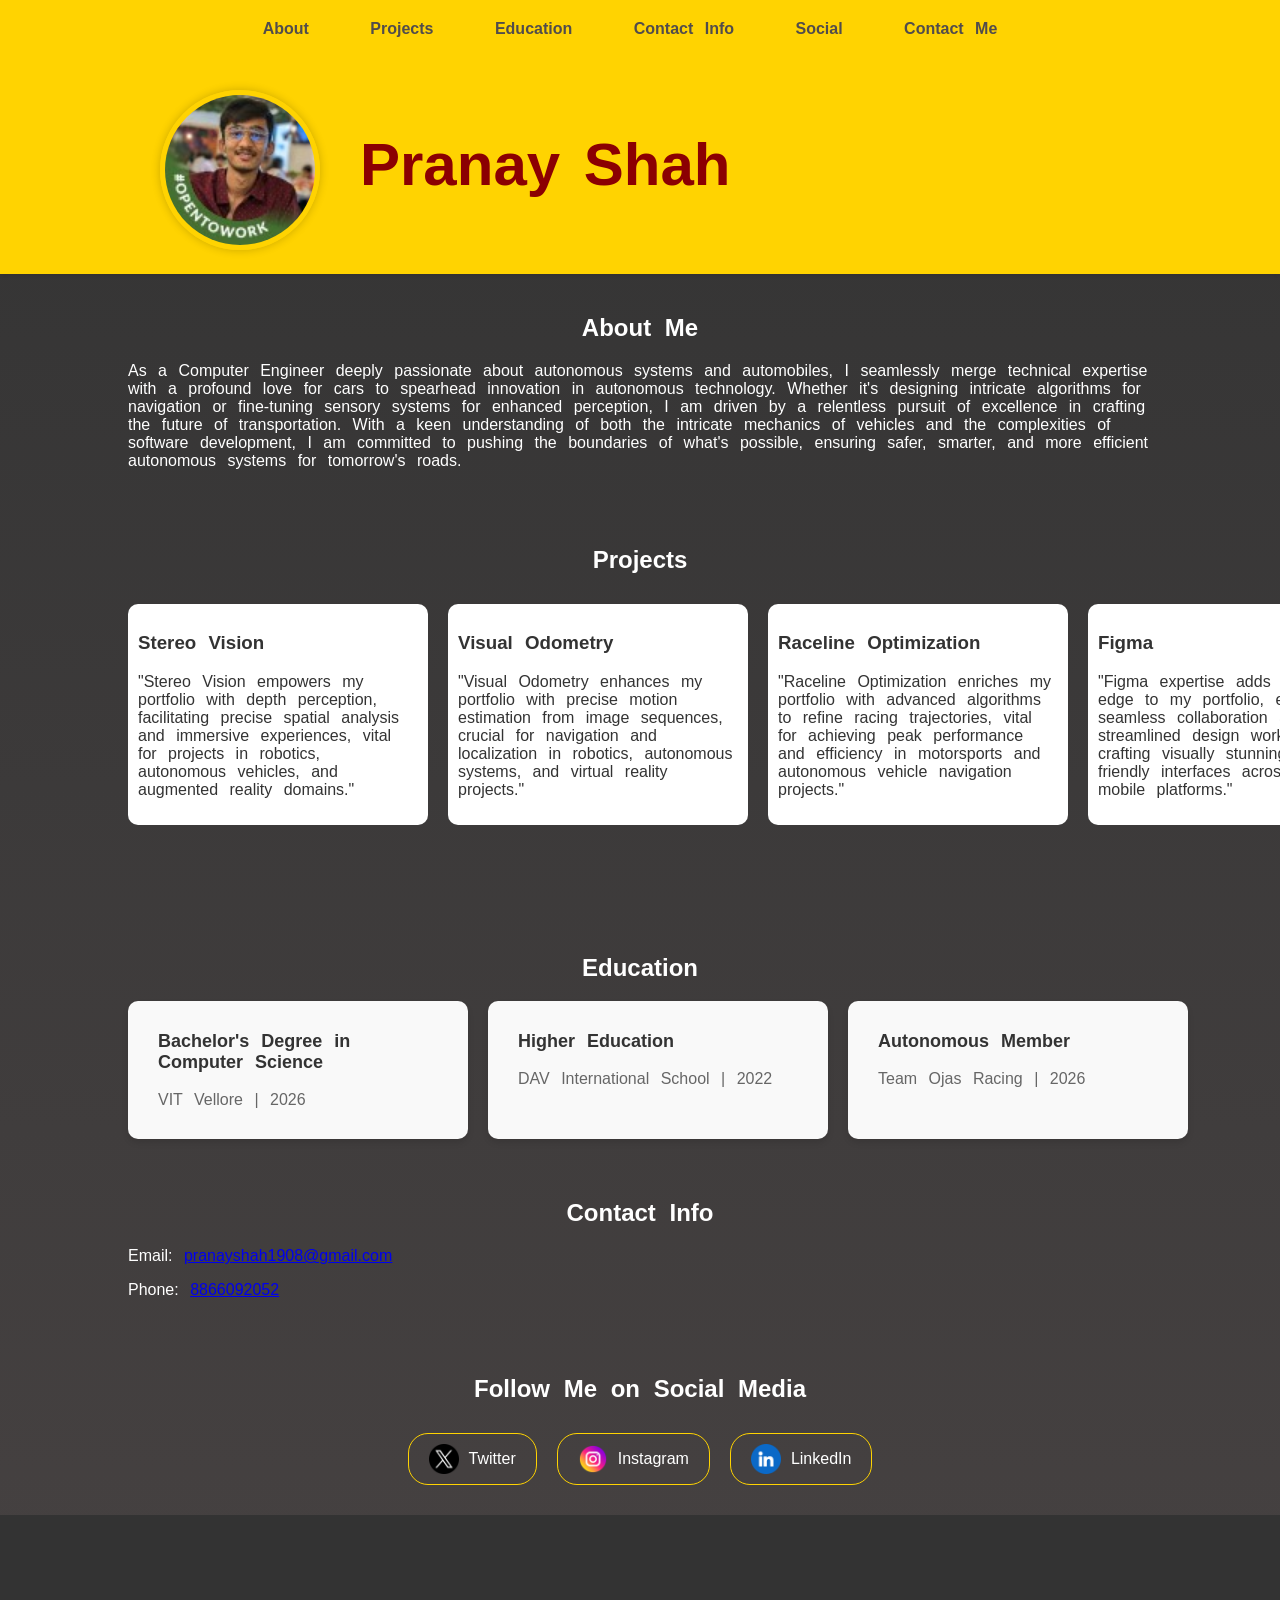
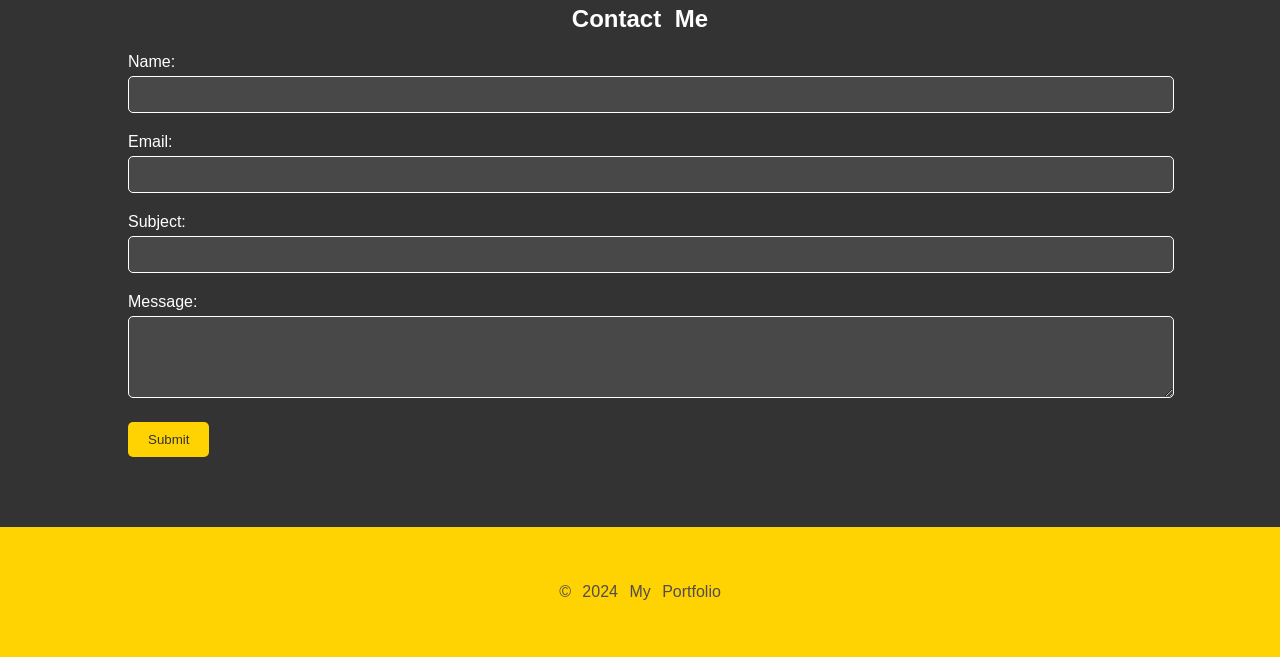
<file: index.html>
<!DOCTYPE html>
<html>
<head>
    <title>My Portfolio</title>
    <link rel="stylesheet" href="profile.css">
</head>
<body>
  <header>
    <div class="container">
        <div class="profile">
            <img src="profile.jpeg" alt="Profile Photo">
        </div>
        <div class="header-content">
            <h1>Pranay Shah</h1>
            <nav>
                <ul>
                    <li><a href="#about">About</a></li>
                    <li><a href="#projects">Projects</a></li>
                    <li><a href="#education">Education</a></li>
                    <li><a href="#contactinfo">Contact Info</a></li>
                    <li><a href="#social-media">Social</a></li>
                    <li><a href="#contact">Contact Me</a></li>
                </ul>
            </nav>
        </div>
    </div>
</header>
    <section id="about" class="section">
        <div class="container">
            <h2>About Me</h2>
            <p>As a Computer Engineer deeply passionate about autonomous systems and automobiles, I seamlessly merge technical expertise with a profound love for cars to spearhead innovation in autonomous technology. Whether it's designing intricate algorithms for navigation or fine-tuning sensory systems for enhanced perception, I am driven by a relentless pursuit of excellence in crafting the future of transportation. With a keen understanding of both the intricate mechanics of vehicles and the complexities of software development, I am committed to pushing the boundaries of what's possible, ensuring safer, smarter, and more efficient autonomous systems for tomorrow's roads.</p>
        </div>
    </section>
  
  

    <section id="projects" class="section">
      <div class="container">
          <h2>Projects</h2>
          <div class="project-container">
              <div class="project-card">
                  <div class="project-info">
                      <h3>Stereo Vision</h3>
                      <p>"Stereo Vision empowers my portfolio with depth perception, facilitating precise spatial analysis and immersive experiences, vital for projects in robotics, autonomous vehicles, and augmented reality domains."</p>
                  </div>
              </div>
              <div class="project-card">
                <div class="project-info">
                    <h3>Visual Odometry</h3>
                    <p>"Visual Odometry enhances my portfolio with precise motion estimation from image sequences, crucial for navigation and localization in robotics, autonomous systems, and virtual reality projects."</p>
                </div>
              </div>
              <div class="project-card">
                <div class="project-info">
                    <h3>Raceline Optimization</h3>
                    <p>"Raceline Optimization enriches my portfolio with advanced algorithms to refine racing trajectories, vital for achieving peak performance and efficiency in motorsports and autonomous vehicle navigation projects."</p>
                </div>
            </div>
            <div class="project-card">
              <div class="project-info">
                  <h3>Figma</h3>
                  <p>"Figma expertise adds a creative edge to my portfolio, enabling seamless collaboration and streamlined design workflows for crafting visually stunning and user-friendly interfaces across web and mobile platforms."</p>
              </div>
          </div>
          </div>
      </div>
  </section>
  <section id="education" class="section">
    <div class="container">
        <h2>Education</h2>
        <div class="education-container">
            <div class="education-card">
                <div class="education-info">
                    <h3>Bachelor's Degree in Computer Science</h3>
                    <p>VIT Vellore | 2026</p>
                </div>
            </div>
            <div class="education-card">
                <div class="education-info">
                    <h3>Higher Education</h3>
                    <p>DAV International School | 2022</p>
                </div>
            </div>
            <div class="education-card">
              <div class="education-info">
                  <h3>Autonomous Member</h3>
                  <p>Team Ojas Racing | 2026</p>
              </div>
          </div>
        </div>
    </div>
</section>

  <section id="contactinfo" class="section">
    <div class="container">
        <h2>Contact Info</h2>
        <p>Email: <a href="mailto:pranayshah1908@gmail.com">pranayshah1908@gmail.com</a></p>
        <p>Phone: <a href="tel:+8866092052">8866092052</a></p>
    </div>
</section>

  
  <section id="social-media" class="section">
    <div class="container">
        <h2>Follow Me on Social Media</h2>
        <div class="social-links">
            <a href="https://www.twitter.com/Pranayshah_1908" target="_blank">
                <img src="twitter.png" alt="Twitter">
                Twitter
            </a>
            <a href="https://www.instagram.com/pranayshah19" target="_blank">
                <img src="insta.png" alt="Instagram">
                Instagram
            </a>
            <a href="https://www.linkedin.com/in/pranay-shah-a250571b8" target="_blank">
                <img src="linkedin.png" alt="LinkedIn">
                LinkedIn
            </a>
        </div>
    </div>
</section>
<section id="contact">
    <div class="container">
      <h2>Contact Me</h2>
      <form action="#" method="post">
        <div class="form-group">
          <label for="name">Name:</label>
          <input type="text" id="name" name="name" required>
        </div>
        <div class="form-group">
          <label for="email">Email:</label>
          <input type="email" id="email" name="email" required>
        </div>
        <div class="form-group">
          <label for="subject">Subject:</label>
          <input type="text" id="subject" name="subject" required>
        </div>
        <div class="form-group">
          <label for="message">Message:</label>
          <textarea id="message" name="message" rows="4" required></textarea>
        </div>
        <button type="submit">Submit</button>
      </form>
    </div>
  </section>
    <footer>
        <div class="container">
            <p>&copy; 2024 My Portfolio</p>
        </div>
    </footer>
</body>
</html>
</file>
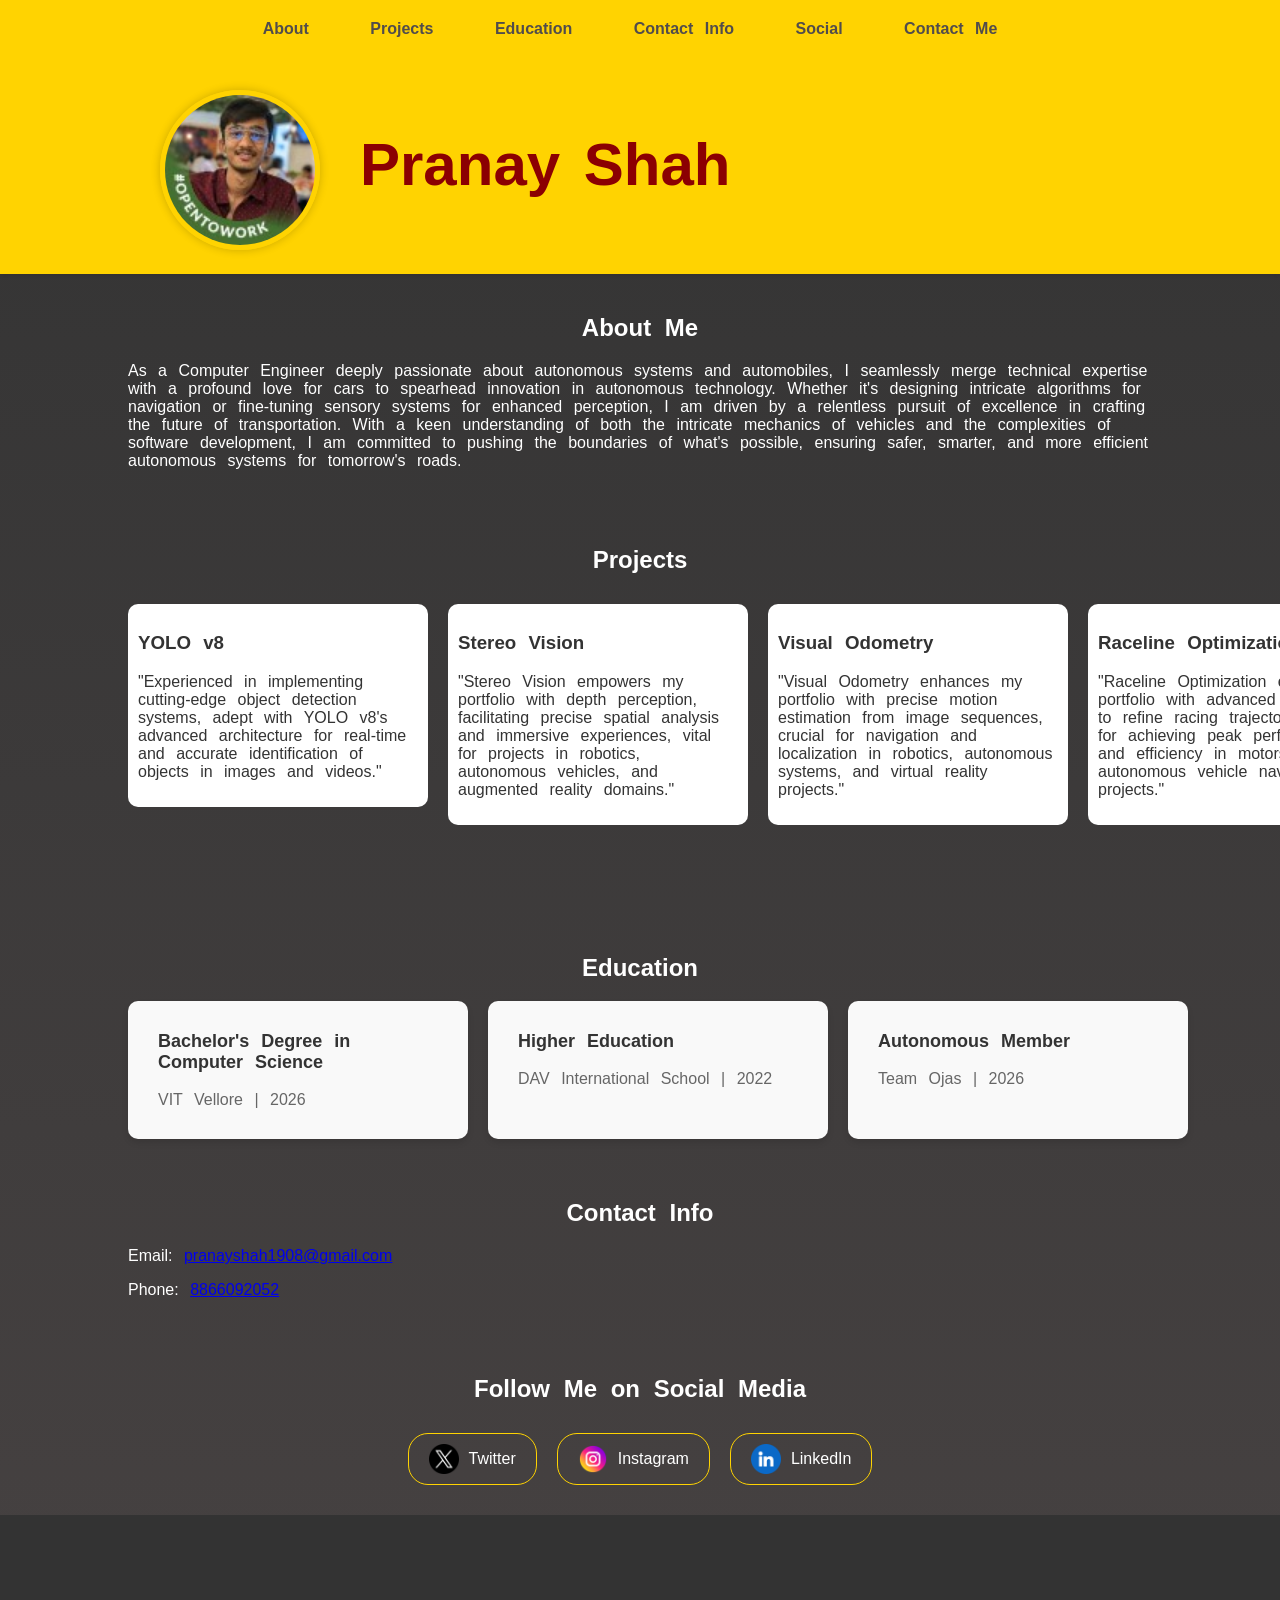
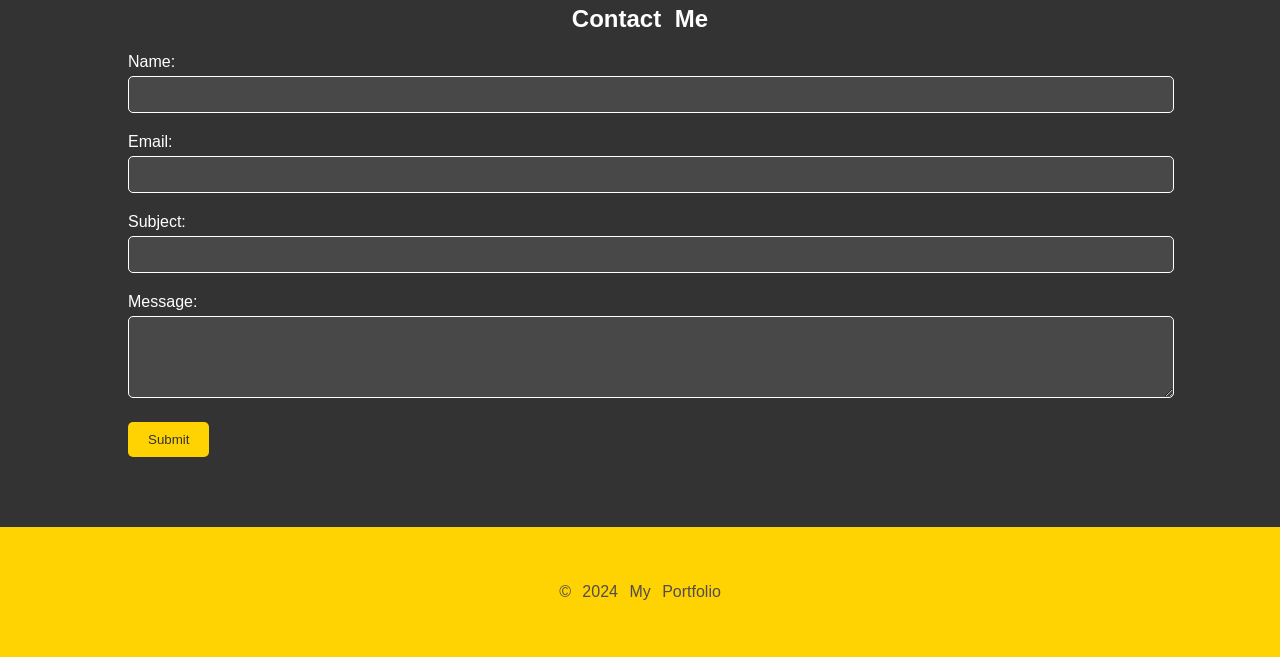
<file: profile.html>
<!DOCTYPE html>
<html>
<head>
    <title>My Portfolio</title>
    <link rel="stylesheet" href="profile.css">
</head>
<body>
  <header>
    <div class="container">
        <div class="profile">
            <img src="profile.jpeg" alt="Profile Photo">
        </div>
        <div class="header-content">
            <h1>Pranay Shah</h1>
            <nav>
                <ul>
                    <li><a href="#about">About</a></li>
                    <li><a href="#projects">Projects</a></li>
                    <li><a href="#education">Education</a></li>
                    <li><a href="#contactinfo">Contact Info</a></li>
                    <li><a href="#social-media">Social</a></li>
                    <li><a href="#contact">Contact Me</a></li>
                </ul>
            </nav>
        </div>
    </div>
</header>
    <section id="about" class="section">
        <div class="container">
            <h2>About Me</h2>
            <p>As a Computer Engineer deeply passionate about autonomous systems and automobiles, I seamlessly merge technical expertise with a profound love for cars to spearhead innovation in autonomous technology. Whether it's designing intricate algorithms for navigation or fine-tuning sensory systems for enhanced perception, I am driven by a relentless pursuit of excellence in crafting the future of transportation. With a keen understanding of both the intricate mechanics of vehicles and the complexities of software development, I am committed to pushing the boundaries of what's possible, ensuring safer, smarter, and more efficient autonomous systems for tomorrow's roads.</p>
        </div>
    </section>
  
  

    <section id="projects" class="section">
      <div class="container">
          <h2>Projects</h2>
          <div class="project-container">
              <div class="project-card">
                  <div class="project-info">
                      <h3>YOLO v8</h3>
                      <p>"Experienced in implementing cutting-edge object detection systems, adept with YOLO v8's advanced architecture for real-time and accurate identification of objects in images and videos."</p>
                  </div>
              </div>
              <div class="project-card">
                  <div class="project-info">
                      <h3>Stereo Vision</h3>
                      <p>"Stereo Vision empowers my portfolio with depth perception, facilitating precise spatial analysis and immersive experiences, vital for projects in robotics, autonomous vehicles, and augmented reality domains."</p>
                  </div>
              </div>
              <div class="project-card">
                <div class="project-info">
                    <h3>Visual Odometry</h3>
                    <p>"Visual Odometry enhances my portfolio with precise motion estimation from image sequences, crucial for navigation and localization in robotics, autonomous systems, and virtual reality projects."</p>
                </div>
              </div>
              <div class="project-card">
                <div class="project-info">
                    <h3>Raceline Optimization</h3>
                    <p>"Raceline Optimization enriches my portfolio with advanced algorithms to refine racing trajectories, vital for achieving peak performance and efficiency in motorsports and autonomous vehicle navigation projects."</p>
                </div>
            </div>
            <div class="project-card">
              <div class="project-info">
                  <h3>Figma</h3>
                  <p>"Figma expertise adds a creative edge to my portfolio, enabling seamless collaboration and streamlined design workflows for crafting visually stunning and user-friendly interfaces across web and mobile platforms."</p>
              </div>
          </div>
          </div>
      </div>
  </section>
  <section id="education" class="section">
    <div class="container">
        <h2>Education</h2>
        <div class="education-container">
            <div class="education-card">
                <div class="education-info">
                    <h3>Bachelor's Degree in Computer Science</h3>
                    <p>VIT Vellore | 2026</p>
                </div>
            </div>
            <div class="education-card">
                <div class="education-info">
                    <h3>Higher Education</h3>
                    <p>DAV International School | 2022</p>
                </div>
            </div>
            <div class="education-card">
              <div class="education-info">
                  <h3>Autonomous Member</h3>
                  <p>Team Ojas | 2026</p>
              </div>
          </div>
        </div>
    </div>
</section>

  <section id="contactinfo" class="section">
    <div class="container">
        <h2>Contact Info</h2>
        <p>Email: <a href="mailto:pranayshah1908@gmail.com">pranayshah1908@gmail.com</a></p>
        <p>Phone: <a href="tel:+8866092052">8866092052</a></p>
    </div>
</section>

  
  <section id="social-media" class="section">
    <div class="container">
        <h2>Follow Me on Social Media</h2>
        <div class="social-links">
            <a href="https://www.twitter.com/Pranayshah_1908" target="_blank">
                <img src="twitter.png" alt="Twitter">
                Twitter
            </a>
            <a href="https://www.instagram.com/pranayshah19" target="_blank">
                <img src="insta.png" alt="Instagram">
                Instagram
            </a>
            <a href="https://www.linkedin.com/in/pranay-shah-a250571b8" target="_blank">
                <img src="linkedin.png" alt="LinkedIn">
                LinkedIn
            </a>
        </div>
    </div>
</section>
<section id="contact">
    <div class="container">
      <h2>Contact Me</h2>
      <form action="#" method="post">
        <div class="form-group">
          <label for="name">Name:</label>
          <input type="text" id="name" name="name" required>
        </div>
        <div class="form-group">
          <label for="email">Email:</label>
          <input type="email" id="email" name="email" required>
        </div>
        <div class="form-group">
          <label for="subject">Subject:</label>
          <input type="text" id="subject" name="subject" required>
        </div>
        <div class="form-group">
          <label for="message">Message:</label>
          <textarea id="message" name="message" rows="4" required></textarea>
        </div>
        <button type="submit">Submit</button>
      </form>
    </div>
  </section>
    <footer>
        <div class="container">
            <p>&copy; 2024 My Portfolio</p>
        </div>
    </footer>
</body>
</html>
</file>
<file: profile.css>
body {
  font-family: Arial, sans-serif;
  margin: 0;
  padding: 0;
  background-image: linear-gradient(#333, #4d4747);
  color: #fff;
  word-spacing: 7px;
}

.container {
  width: 80%;
  margin: 0 auto;
  padding: 20px 0;
}

header {
  background-color: #ffd301;
  color: #8b0002;
  padding: 20px 40px;
  overflow: hidden;
  text-align: left;
  box-shadow: 0 2px 4px rgba(0, 0, 0, 0.1);
}

header h1 {
  margin: 20px;
  font-size: 60px;
  font-weight: bold;
}

nav ul li a {
  color: #514c4c;
  text-decoration: none;
  font-weight: bold;
  padding: 10px 15px;
  border-radius: 5px;
  transition: background-color 0.3s, color 0.3s;
}

nav ul li a:hover {
  background-color: #514c4c;
  color: #000000;
}

nav {
  position: fixed;
  top: 0;
  left: 0;
  width: 100%;
  background-color: #ffd301;
  padding: 20px 0;
  margin-top: 0;
  z-index: 999;
}

.nav-container {
  width: 80%;
  margin: 0 auto;
}

nav ul {
  list-style: none;
  padding: 0;
  margin: 0;
  text-align: center;
}

nav ul li {
  display: inline;
  margin-right: 20px;
}

nav ul li a {
  color: #514c4c;
  text-decoration: none;
}

body {
  padding-top: 50px;
}

#section {
  background-color: #f9f9f9;
  padding: 60px 0;
}

.section-list {
  display: flex;
  flex-wrap: wrap;
  justify-content: center;
}

.section-item {
  width: 300px;
  margin: 20px;
  padding: 20px;
  background-color: #fff;
  border-radius: 10px;
  box-shadow: 0 4px 8px rgba(0, 0, 0, 0.1);
}

.section-item h3 {
  font-size: 24px;
  color: #333;
  margin-bottom: 10px;
}

.section-item p {
  font-size: 16px;
  color: #666;
  line-height: 1.6;
}

footer {
  background-color: #ffd301;
  color: #514c4c;
  text-align: center;
  padding: 20px 0;
}

.profile {
  float: left;
  margin-right: 20px;
  text-align: center;
}

.profile img {
  width: 150px;
  height: 150px;
  border-radius: 50%;
  overflow: hidden;
  border: 5px solid #ffd301;
  box-shadow: 0 0 10px rgba(0, 0, 0, 0.2);
}

.header-content {
  float: left;
  padding-top: 20px;
}

.header-content nav ul li a:hover {
  color: #ffffff;
}

.project-container {
  display: flex;
  flex-direction: row;
}

.project-card {
  flex: 0 0 300px;
  height: 300px;
  margin-right: 20px;
  color: white;
}

.project-info {
  padding: 10px;
  color: #333;
  background-color: #ffffff;
  border-radius: 10px;
  margin-top: 10px;
  transition: background-color 0.3s, color 0.3s;
}

.project-card:hover .project-info {
  background-color: #ffd301;
  color: #333;
}

.social-links {
  display: flex;
  flex-wrap: wrap;
  justify-content: center;
  margin-top: 20px;
}

.social-links a {
  text-decoration: none;
  color: #ffffff;
  padding: 10px 20px;
  margin: 10px;
  display: flex;
  align-items: center;
  border: 1px solid #ffd301;
  border-radius: 20px;
  transition: background-color 0.3s, color 0.3s;
}

.social-links a:hover {
  background-color: #ffd301;
  color: #333;
}

.social-links img {
  width: 30px;
  margin-right: 10px;
}

.education-container {
  display: flex;
  flex-wrap: nowrap;
}

.education-card {
  flex: 0 0 auto;
  width: 300px;
  margin-right: 20px;
  scroll-snap-align: start;
  background-color: #f9f9f9;
  border-radius: 10px;
  padding: 20px;
  box-shadow: 0 4px 6px rgba(0, 0, 0, 0.1);
}

.education-info {
  padding: 10px;
}

.education-info h3 {
  margin-top: 0;
  font-size: 18px;
  color: #333;
}

.education-info p {
  margin-bottom: 0;
  color: #666;
}

.education-card:hover {
  background-color: #ffd301;
  color: #333;
}

#contact p {
  margin-bottom: 10px;
}

#contact {
  background-color: #333;
  color: #fff;
  padding: 50px 0;
}

.container {
  width: 80%;
  margin: 0 auto;
}

h2 {
  text-align: center;
}

.form-group {
  margin-bottom: 20px;
}

label {
  display: block;
  margin-bottom: 5px;
}

input[type="text"],
input[type="email"],
textarea {
  width: 100%;
  padding: 10px;
  border: 1px solid #fff;
  border-radius: 5px;
  background-color: rgba(255, 255, 255, 0.1);
  color: #fff;
}

textarea {
  resize: vertical;
}

button[type="submit"] {
  padding: 10px 20px;
  background-color: #ffd301;
  color: #333;
  border: none;
  border-radius: 5px;
  cursor: pointer;
  transition: background-color 0.3s, color 0.3s;
}

button[type="submit"]:hover {
  background-color: #e6bd00;
  color: #fff;
}
.a{
  color:white;
}
</file>
